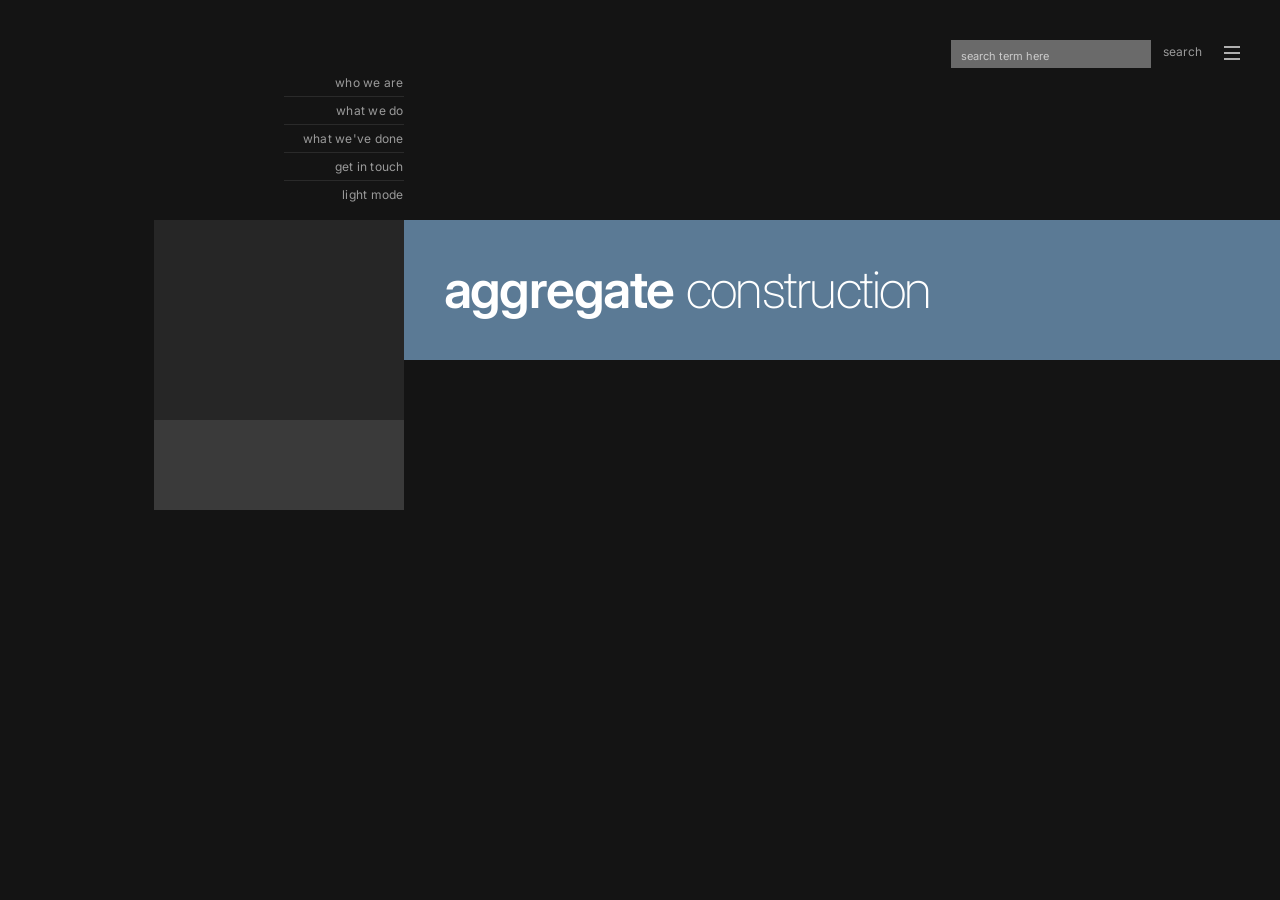
<file: index.html>
<!DOCTYPE html>
<html lang="en">
<head>
    <meta charset="UTF-8">
    <meta name="viewport" content="width=device-width, initial-scale=1.0">
    <title>Aggregate Construction</title>
    <!-- Importing Inter for beautiful, precise font weights -->
    <link href="https://fonts.googleapis.com/css2?family=Inter:wght@200;400;600&display=swap" rel="stylesheet">
    <style>
        /* Base & Reset */
        * {
            box-sizing: border-box;
            margin: 0;
            padding: 0;
        }

        body, html {
            height: 100%;
            font-family: 'Inter', -apple-system, BlinkMacSystemFont, "Segoe UI", Roboto, sans-serif;
            background-color: #ffffff;
            color: #333;
            -webkit-font-smoothing: antialiased;
            -moz-osx-font-smoothing: grayscale;
        }

        /* Afro-Swiss Asymmetrical Grid with Profound Negative Space */
        .container {
            display: grid;
            grid-template-columns: minmax(64px, 12vw) 250px 1fr;
            min-height: 100vh;
        }

        /* --- Left Sidebar Area --- */
        .sidebar {
            grid-column: 2;
            display: flex;
            flex-direction: column;
        }

        .sidebar-top {
            height: 220px; 
            display: flex;
            flex-direction: column;
            justify-content: flex-end;
            padding-bottom: 12px;
            padding-right: 0; 
        }

        .nav-links {
            display: flex;
            flex-direction: column;
            align-items: flex-end;
        }

        .nav-links a {
            text-decoration: none;
            color: #888;
            font-size: 12px;
            font-weight: 400;
            letter-spacing: 0.02em;
            padding: 6px 0;
            border-top: 1px solid #f0f0f0; 
            width: 120px;
            text-align: right;
            transition: color 0.3s ease;
        }

        .nav-links a:first-child { border-top: none; }
        .nav-links a:hover { color: #333; }

        /* Structural Color Blocks */
        .block-light {
            background-color: #e4e5e6;
            width: 100%;
            height: 200px;
        }
        
        .block-dark {
            background-color: #3a3a3a;
            height: 90px;
        }

        /* --- Main Content Area --- */
        .main-content {
            grid-column: 3;
            display: flex;
            flex-direction: column;
        }

        .header {
            height: 220px;
            display: flex;
            justify-content: flex-end;
            padding-top: 40px;
            padding-right: 40px;
        }

        /* Search & Menu Utility */
        .utility-bar {
            display: flex;
            align-items: flex-start;
            gap: 12px;
            position: relative;
            z-index: 200; 
        }

        .search-box {
            background-color: #6a6a6a;
            width: 200px;
            padding: 4px 10px;
        }

        .search-box input {
            background: transparent;
            border: none;
            color: #ffffff;
            font-family: inherit;
            font-size: 11px;
            width: 100%;
            outline: none;
        }

        .search-box input::placeholder { color: #cccccc; }

        .search-label {
            font-size: 12px;
            color: #888;
            margin-top: 4px;
        }

        .hamburger {
            display: flex;
            flex-direction: column;
            gap: 4px;
            margin-top: 6px;
            cursor: pointer;
            margin-left: 10px;
            z-index: 200;
        }

        /* Smooth micro-interactions for the hamburger */
        .hamburger span {
            display: block;
            width: 16px;
            height: 2px;
            background-color: #333;
            transition: transform 0.4s cubic-bezier(0.16, 1, 0.3, 1), opacity 0.4s ease;
        }

        /* Active Hamburger State */
        .hamburger.active span:nth-child(1) { transform: translateY(6px) rotate(45deg); }
        .hamburger.active span:nth-child(2) { opacity: 0; }
        .hamburger.active span:nth-child(3) { transform: translateY(-6px) rotate(-45deg); }

        /* The Slate Blue Banner */
        .banner {
            background-color: #5b7a95;
            height: 140px;
            display: flex;
            align-items: center;
            padding-left: 40px;
        }

        .banner-text {
            font-size: 52px;
            color: #ffffff;
            letter-spacing: -0.03em;
            display: flex;
            gap: 12px;
            line-height: 1;
        }

        .banner-text .bold { font-weight: 600; }
        .banner-text .light { font-weight: 200; }

        /* Hero Image */
        .hero-image {
            flex-grow: 1;
            background-image: url('https://images.unsplash.com/photo-1486406146926-c627a92ad1ab?q=80&w=2070&auto=format&fit=crop');
            background-size: cover;
            background-position: center;
            min-height: 500px;
        }

        /* Mobile Overlay Menu */
        .mobile-menu-overlay {
            position: fixed;
            top: 0;
            left: 0;
            width: 100%;
            height: 100vh;
            background-color: #f8f9fa; 
            z-index: 100;
            display: flex;
            flex-direction: column;
            justify-content: center;
            align-items: center;
            opacity: 0;
            pointer-events: none;
            transition: opacity 0.4s cubic-bezier(0.16, 1, 0.3, 1);
        }

        .mobile-menu-overlay.active {
            opacity: 1;
            pointer-events: auto;
        }

        .mobile-menu-overlay a {
            text-decoration: none;
            color: #333;
            font-size: 32px;
            font-weight: 200;
            letter-spacing: -0.02em;
            margin: 16px 0;
            transition: transform 0.3s ease, color 0.3s ease;
            transform: translateY(20px);
            opacity: 0;
        }

        .mobile-menu-overlay.active a {
            transform: translateY(0);
            opacity: 1;
        }

        .mobile-menu-overlay.active a:nth-child(1) { transition-delay: 0.1s; }
        .mobile-menu-overlay.active a:nth-child(2) { transition-delay: 0.15s; }
        .mobile-menu-overlay.active a:nth-child(3) { transition-delay: 0.2s; }
        .mobile-menu-overlay.active a:nth-child(4) { transition-delay: 0.25s; }
        .mobile-menu-overlay.active a:nth-child(5) { transition-delay: 0.3s; }

        /* Responsive Breakpoint */
        @media (max-width: 900px) {
            .container {
                grid-template-columns: 1fr;
            }
            .sidebar { display: none; }
            .main-content { grid-column: 1; }
            .header {
                height: 120px; 
                padding: 20px;
                justify-content: flex-end;
            }
            .search-box { width: 140px; }
            .banner {
                height: auto;
                padding: 40px 20px;
            }
            .banner-text {
                flex-direction: column;
                gap: 8px; 
                font-size: 46px; 
            }
        }

        /* Hero slideshow */
        .hero-image { position: relative; overflow: hidden; }
        /* While the slideshow runs, the fallback photo is swapped for a plain backdrop, so slides fade
           out to it and in from it. The script removes this class again if there are no slides. */
        .hero-image.has-slides { background-image: none !important; background-color: #ffffff; }
        .slide { position: absolute; inset: 0; display: block; text-decoration: none; background-size: cover; background-position: center; opacity: 0; pointer-events: none; transition: opacity .7s ease; }
        /* Fade out, then fade in: the incoming slide waits for the outgoing one to finish */
        .slide.active { opacity: 1; pointer-events: auto; z-index: 1; transition-delay: var(--fade-delay, .7s); }
        .slide:focus-visible { outline: 2px solid #ffffff; outline-offset: -6px; }
        /* Caption uses the nav-link type: Inter, 400, 12px, .02em. Right-aligned rows split by a hairline, like the links. */
        .slide-caption { position: absolute; right: 0; bottom: 0; max-width: 80%; min-width: 120px; padding: 6px 24px; display: flex; flex-direction: column; background-color: #5b7a95; color: #ffffff; font-family: inherit; font-size: 12px; font-weight: 400; letter-spacing: 0.02em; text-align: right; }
        .slide-title, .slide-location { display: block; padding: 6px 0; }
        .slide-title + .slide-location { border-top: 1px solid rgba(255, 255, 255, 0.3); }
        .slide-dots { position: absolute; left: 40px; bottom: 40px; z-index: 2; display: flex; gap: 8px; filter: drop-shadow(0 0 2px rgba(0, 0, 0, 0.4)); }
        .slide-dot { position: relative; width: 28px; height: 14px; padding: 0; background: none; border: 0; cursor: pointer; }
        .slide-dot::after { content: ''; position: absolute; left: 0; right: 0; top: 6px; height: 2px; background-color: rgba(255, 255, 255, 0.5); transition: background-color .3s ease; }
        .slide-dot:hover::after, .slide-dot.active::after { background-color: #ffffff; }
        .slide-dot:focus-visible { outline: 2px solid #ffffff; outline-offset: 2px; }
        @media (prefers-reduced-motion: reduce) { .slide { transition: none; } }
        @media (max-width: 900px) {
            .slide-dots { left: 20px; bottom: 24px; }
            .slide-caption { padding: 4px 16px; }
        }
    </style>
    <link rel="stylesheet" href="assets/css/theme.css">
    <script src="assets/js/theme.js"></script>
</head>
<body>

    <!-- Wired Universal Mobile Menu Overlay -->
    <nav class="mobile-menu-overlay" id="mobileMenu">
        <a href="who-we-are.html">who we are</a>
        <a href="what-we-do.html">what we do</a>
        <a href="what-weve-done.html">what we've done</a>
        <a href="get-in-touch.html">get in touch</a>
    </nav>

    <div class="container">
        <!-- Left Structural Sidebar -->
        <aside class="sidebar">
            <div class="sidebar-top">
                <nav class="nav-links">
                    <a href="who-we-are.html">who we are</a>
                    <a href="what-we-do.html">what we do</a>
                    <a href="what-weve-done.html">what we've done</a>
                    <a href="get-in-touch.html">get in touch</a>
                </nav>
            </div>
            <!-- Grounding Blocks -->
            <div class="block-light"></div>
            <div class="block-dark"></div>
        </aside>

        <!-- Right Core Content -->
        <main class="main-content">
            <header class="header">
                <div class="utility-bar">
                    <div class="search-box">
                        <input type="text" placeholder="search term here">
                    </div>
                    <span class="search-label">search</span>
                    <div class="hamburger" id="hamburgerToggle">
                        <span></span>
                        <span></span>
                        <span></span>
                    </div>
                </div>
            </header>

            <section class="banner">
                <h1 class="banner-text">
                    <span class="bold">aggregate</span> 
                    <span class="light">construction</span>
                </h1>
            </section>

            <section class="hero-image has-slides" data-sanity="hero"></section>
        </main>
    </div>

    <!-- Navigation Script -->
    <script>
        const hamburger = document.getElementById('hamburgerToggle');
        const mobileMenu = document.getElementById('mobileMenu');
        
        hamburger.addEventListener('click', () => {
            hamburger.classList.toggle('active');
            mobileMenu.classList.toggle('active');
            
            if (mobileMenu.classList.contains('active')) {
                document.body.style.overflow = 'hidden';
            } else {
                document.body.style.overflow = '';
            }
        });
    </script>
    <script src="assets/sanity/sanity.js" defer></script>
</body>
</html>
</file>
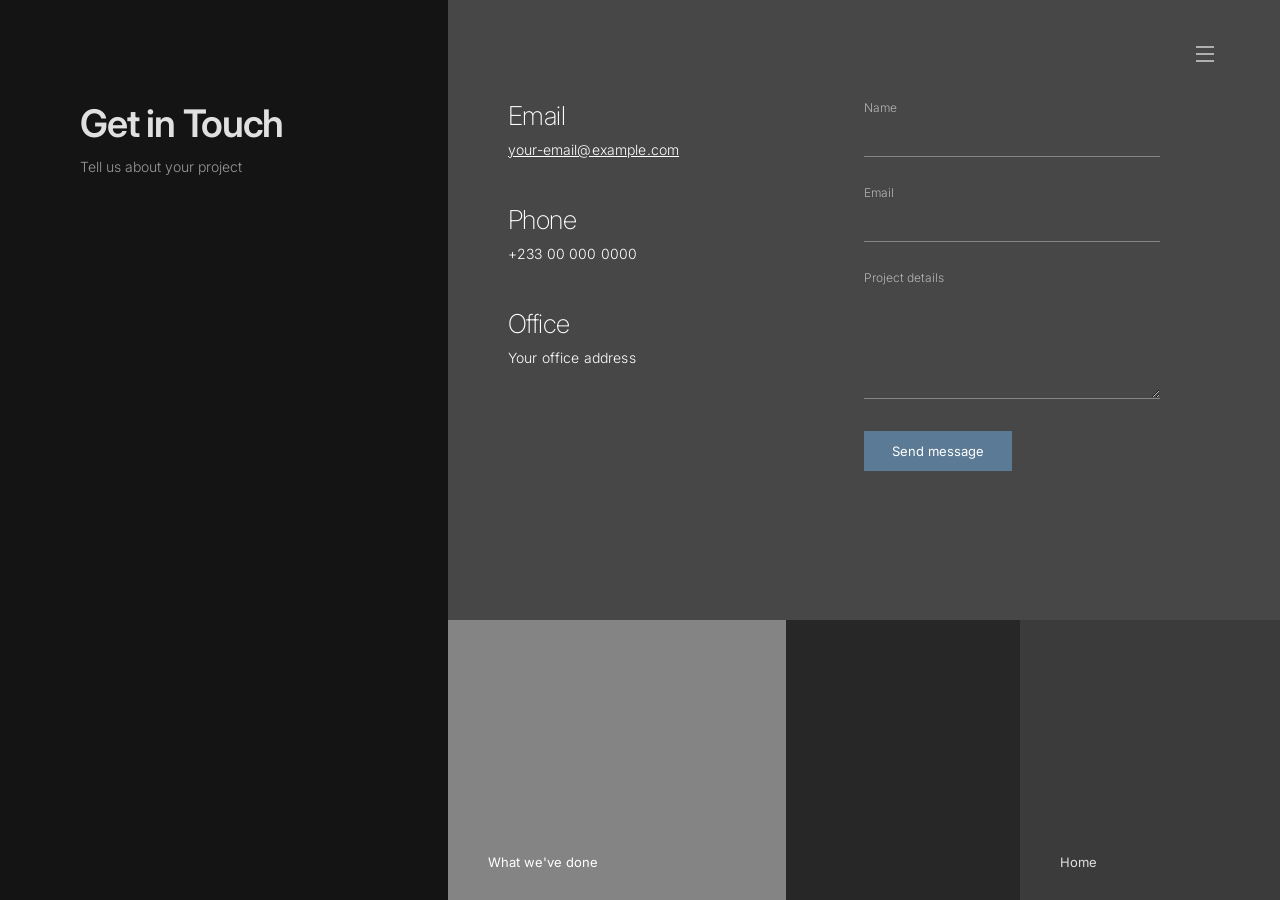
<file: get-in-touch.html>
<!DOCTYPE html>
<html lang="en">
<head>
    <meta charset="UTF-8">
    <meta name="viewport" content="width=device-width, initial-scale=1.0">
    <title>Get in Touch - Aggregate Construction</title>
    <link href="https://fonts.googleapis.com/css2?family=Inter:wght@200;300;400;500;600&display=swap" rel="stylesheet">
    <link rel="stylesheet" href="assets/css/site.css">
    <style>
        .contact-form label { display: block; font-size: 12px; font-weight: 300; color: #b5b5b5; margin-bottom: 4px; }
        .contact-form input, .contact-form textarea {
            width: 100%; background: transparent; border: 0; border-bottom: 1px solid #848484; border-radius: 0;
            color: #fff; font: 300 14px/1.5 'Inter', sans-serif; padding: 8px 0; margin-bottom: 28px; outline: none;
            transition: border-color .3s ease;
        }
        .contact-form textarea { resize: vertical; min-height: 110px; }
        .contact-form input:focus, .contact-form textarea:focus { border-bottom-color: #fff; }
        .contact-form button {
            background: #5b7a95; color: #fff; border: 0; padding: 12px 28px; font: 400 13px 'Inter', sans-serif; cursor: pointer;
            transition: opacity .3s ease;
        }
        .contact-form button:hover { opacity: .85; }
        .contact-form button:focus-visible { outline: 2px solid #fff; outline-offset: 3px; }
        .info-block h2 { font-size: 26px; margin-bottom: 8px; }
        .info-block a { color: #fff; }
    </style>
    <link rel="stylesheet" href="assets/css/theme.css">
    <script src="assets/js/theme.js"></script>
</head>
<body>
    <header class="utility-header">
        <button class="hamburger" id="hamburgerToggle" aria-label="Menu" aria-expanded="false"><span></span><span></span><span></span></button>
    </header>

    <nav class="mobile-menu-overlay" id="mobileMenu">
        <a href="index.html">home</a>
        <a href="who-we-are.html">who we are</a>
        <a href="what-we-do.html">what we do</a>
        <a href="what-weve-done.html">what we've done</a>
        <a href="get-in-touch.html">get in touch</a>
    </nav>

    <div class="layout-grid">
        <aside class="panel-left">
            <h1 class="page-title">Get in Touch</h1>
            <p class="page-sub">Tell us about your project</p>
        </aside>

        <main class="panel-right">
            <div class="text-content-grid">
                <div>
                    <!-- Fallback details, replaced by Site settings in Sanity Studio -->
                    <div class="info-block">
                        <h2>Email</h2>
                        <p data-sanity="email"><a href="mailto:your-email@example.com">your-email@example.com</a></p>
                    </div>
                    <div class="info-block">
                        <h2>Phone</h2>
                        <p data-sanity="phone">+233 00 000 0000</p>
                    </div>
                    <div class="info-block">
                        <h2>Office</h2>
                        <p data-sanity="address">Your office address</p>
                    </div>
                </div>

                <form class="contact-form" id="contactForm">
                    <label for="name">Name</label>
                    <input id="name" name="name" type="text" required autocomplete="name">
                    <label for="email">Email</label>
                    <input id="email" name="email" type="email" required autocomplete="email">
                    <label for="message">Project details</label>
                    <textarea id="message" name="message" required></textarea>
                    <button type="submit">Send message</button>
                </form>
            </div>

            <footer class="structural-footer">
                <a class="block-medium" href="what-weve-done.html">What we've done</a>
                <div class="block-darkest"></div>
                <a class="block-lightest" href="index.html">Home</a>
            </footer>
        </main>
    </div>

    <script src="assets/js/site.js"></script>
    <script>
        // Fallback recipient. Overwritten by the email in Sanity Studio > Site settings.
        // The form opens the visitor's email app with the message filled in (no server needed).
        var SEND_TO = 'your-email@example.com';

        document.getElementById('contactForm').addEventListener('submit', function (e) {
            e.preventDefault();
            var f = e.target;
            var subject = 'Project enquiry from ' + f.name.value;
            var body = f.message.value + '\n\n' + f.name.value + '\n' + f.email.value;
            location.href = 'mailto:' + SEND_TO + '?subject=' + encodeURIComponent(subject) + '&body=' + encodeURIComponent(body);
        });
    </script>
    <script src="assets/sanity/sanity.js" defer></script>
</body>
</html>
</file>
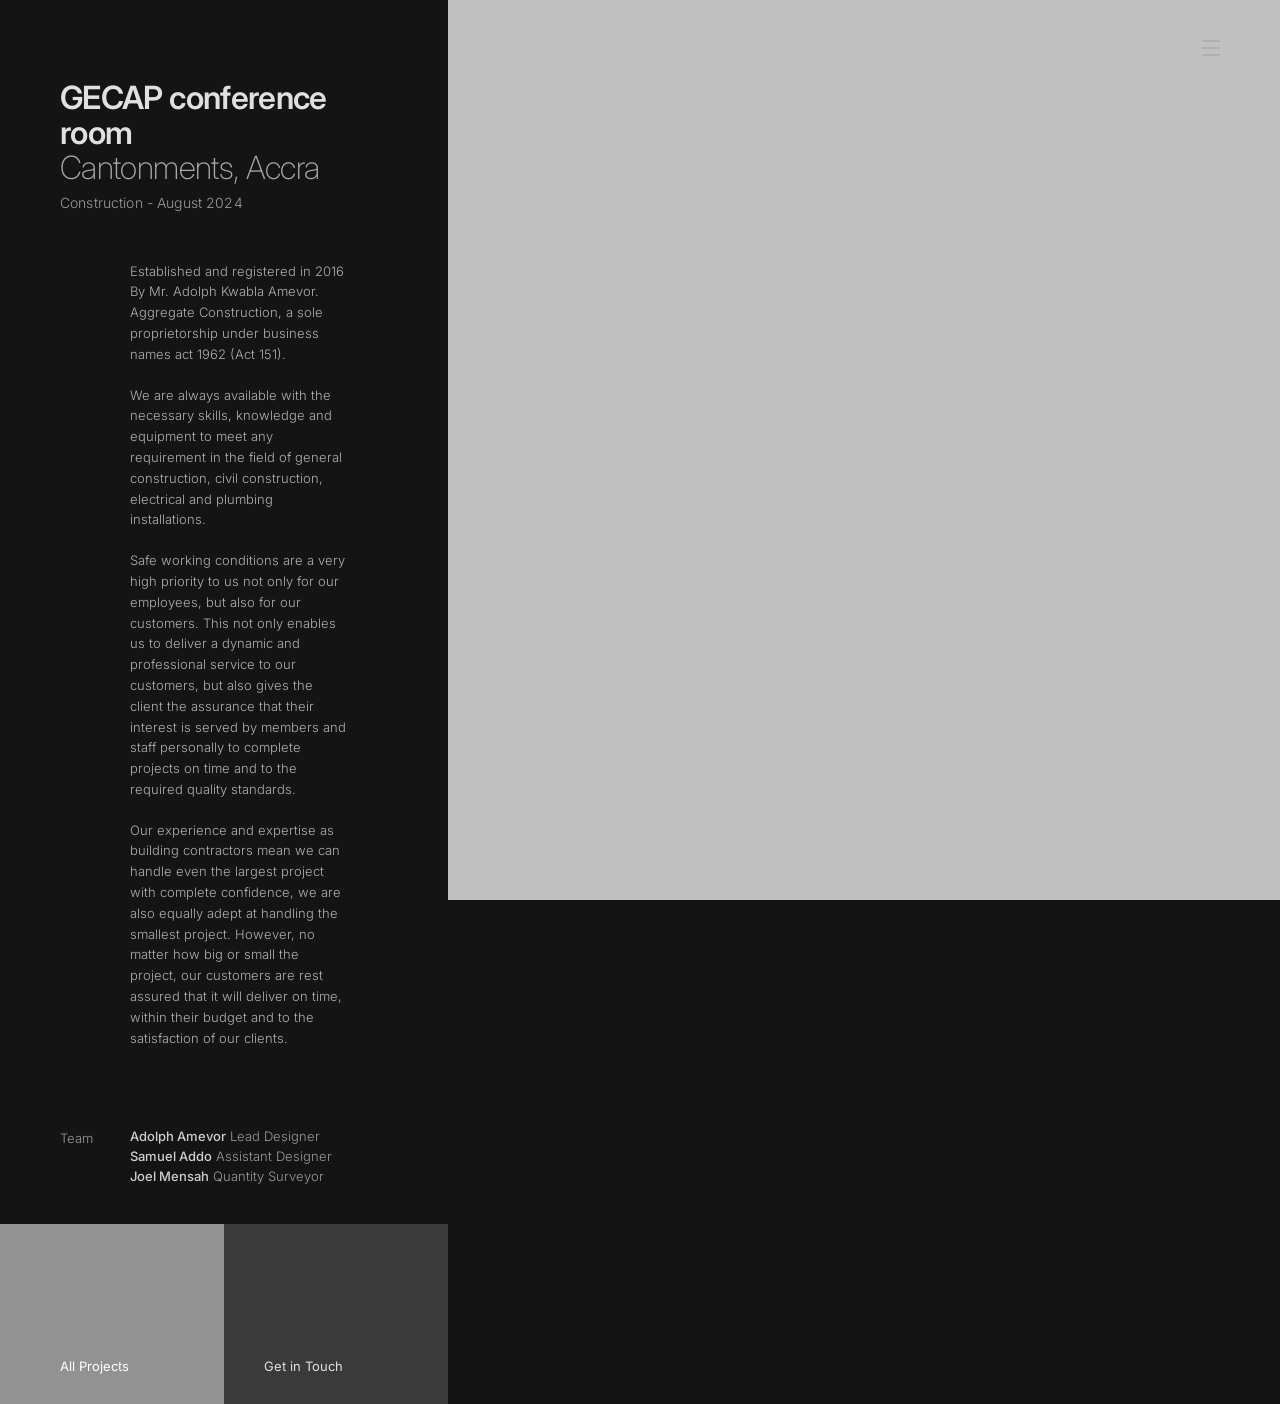
<file: project.html>
<!DOCTYPE html>
<html lang="en">
<head>
    <meta charset="UTF-8">
    <meta name="viewport" content="width=device-width, initial-scale=1.0">
    <title>Project - Aggregate Construction</title>
    <link href="https://fonts.googleapis.com/css2?family=Inter:wght@200;300;400;500;600&display=swap" rel="stylesheet">
    <style>
        * { box-sizing: border-box; margin: 0; padding: 0; }
        body, html {
            min-height: 100vh;
            font-family: 'Inter', -apple-system, BlinkMacSystemFont, "Segoe UI", Roboto, sans-serif;
            background-color: #ffffff;
            -webkit-font-smoothing: antialiased;
            -moz-osx-font-smoothing: grayscale;
        }

        .layout-grid {
            display: grid;
            grid-template-columns: minmax(400px, 35vw) 1fr;
            min-height: 100vh;
            align-items: start; 
        }

        .panel-left {
            background-color: #ffffff;
            display: flex;
            flex-direction: column;
            justify-content: space-between;
            min-height: 100vh;
        }

        .content-wrapper {
            padding: 80px 60px 40px 60px;
            flex-grow: 1;
            display: flex;
            flex-direction: column;
        }

        .project-header { margin-bottom: 50px; }
        .project-header h1 {
            font-size: 32px;
            font-weight: 600;
            color: #636363;
            letter-spacing: -0.02em;
            line-height: 1.1;
        }
        .project-header h2 {
            font-size: 32px;
            font-weight: 200;
            color: #909090;
            letter-spacing: -0.02em;
            margin-bottom: 8px;
            line-height: 1.1;
        }
        .project-header h3 {
            font-size: 14px;
            font-weight: 300;
            color: #9a9a9a;
            letter-spacing: 0.01em;
        }

        .project-details {
            display: grid;
            grid-template-columns: 50px 1fr;
            gap: 20px;
        }
        .details-empty-cell { grid-column: 1; }
        .text-block { grid-column: 2; margin-bottom: 60px; }
        .text-block p {
            font-size: 13px;
            font-weight: 300;
            color: #707070;
            line-height: 1.6;
            margin-bottom: 20px;
            padding-right: 40px; 
        }
        .text-block p:last-child { margin-bottom: 0; }

        .team-label {
            grid-column: 1;
            font-size: 13px;
            font-weight: 300;
            color: #9a9a9a;
            margin-top: 2px;
        }
        .team-members {
            grid-column: 2;
            display: flex;
            flex-direction: column;
            gap: 4px;
        }
        .team-members div { font-size: 13px; color: #555555; }
        .team-members .bold { font-weight: 500; }
        .team-members .light { font-weight: 300; color: #9a9a9a; }

        .project-nav {
            display: grid;
            grid-template-columns: 1fr 1fr;
            height: 180px; 
        }
        .nav-prev, .nav-next {
            display: flex;
            align-items: flex-end;
            padding: 30px 40px; 
            text-decoration: none;
            font-size: 13px;
            font-weight: 400;
            transition: opacity 0.3s ease;
        }
        .nav-prev:hover, .nav-next:hover { opacity: 0.8; }
        .nav-prev {
            background-color: #929292; 
            color: #ffffff;
            padding-left: 60px; 
        }
        .nav-next {
            background-color: #dedad9; 
            color: #636363;
        }

        .panel-right {
            background-color: #c0c0c0; 
            position: sticky;
            top: 0; 
            height: 100vh; 
            background-image: url('https://images.unsplash.com/photo-1600585154340-be6161a56a0c?q=80&w=2070&auto=format&fit=crop'); 
            background-size: cover;
            background-position: center;
            background-blend-mode: multiply;
        }

        .utility-header {
            position: absolute;
            top: 40px;
            right: 60px;
            z-index: 200; /* Forces hamburger over the overlay */
        }

        .hamburger {
            display: flex;
            flex-direction: column;
            gap: 5px;
            cursor: pointer;
        }

        .hamburger span {
            display: block;
            width: 18px;
            height: 2px;
            background-color: #ffffff;
            transition: transform 0.4s cubic-bezier(0.16, 1, 0.3, 1), opacity 0.4s ease, background-color 0.4s ease;
        }
        
        /* Active Hamburger (Inverts to dark so it's visible on white overlay) */
        .hamburger.active span:nth-child(1) { transform: translateY(7px) rotate(45deg); background-color: #333; }
        .hamburger.active span:nth-child(2) { opacity: 0; }
        .hamburger.active span:nth-child(3) { transform: translateY(-7px) rotate(-45deg); background-color: #333; }

        /* Universal Mobile Menu Overlay Injection */
        .mobile-menu-overlay {
            position: fixed;
            top: 0;
            left: 0;
            width: 100%;
            height: 100vh;
            background-color: #f8f9fa; 
            z-index: 100;
            display: flex;
            flex-direction: column;
            justify-content: center;
            align-items: center;
            opacity: 0;
            pointer-events: none;
            transition: opacity 0.4s cubic-bezier(0.16, 1, 0.3, 1);
        }
        .mobile-menu-overlay.active { opacity: 1; pointer-events: auto; }
        .mobile-menu-overlay a {
            text-decoration: none;
            color: #333;
            font-size: 32px;
            font-weight: 200;
            letter-spacing: -0.02em;
            margin: 16px 0;
            transition: transform 0.3s ease, color 0.3s ease;
            transform: translateY(20px);
            opacity: 0;
        }
        .mobile-menu-overlay.active a { transform: translateY(0); opacity: 1; }
        .mobile-menu-overlay.active a:nth-child(1) { transition-delay: 0.1s; }
        .mobile-menu-overlay.active a:nth-child(2) { transition-delay: 0.15s; }
        .mobile-menu-overlay.active a:nth-child(3) { transition-delay: 0.2s; }
        .mobile-menu-overlay.active a:nth-child(4) { transition-delay: 0.25s; }
        .mobile-menu-overlay.active a:nth-child(5) { transition-delay: 0.3s; }

        .spatial-controls {
            position: absolute;
            bottom: 40px;
            right: 60px;
            display: flex;
            gap: 8px;
        }
        .arrow-btn {
            width: 16px;
            height: 24px;
            cursor: pointer;
            transition: transform 0.3s ease;
        }
        .arrow-btn:hover { transform: scale(1.1); }

        @media (max-width: 1024px) {
            .layout-grid { grid-template-columns: 1fr; align-items: stretch; }
            .panel-right { position: relative; height: 50vh; order: -1; }
            .content-wrapper { padding: 40px 30px; }
            .project-details { grid-template-columns: 1fr; gap: 10px; }
            .details-empty-cell { display: none; }
            .text-block { grid-column: 1; }
            .text-block p { padding-right: 0; }
            .team-label { grid-column: 1; margin-top: 20px; font-weight: 500; }
            .team-members { grid-column: 1; }
            .project-nav { height: 120px; }
            .nav-prev { padding-left: 30px; }
        }

        /* Image gallery */
        .pslides { position: absolute; inset: 0; z-index: 0; }
        .pslide { position: absolute; inset: 0; background-color: #c0c0c0; background-blend-mode: multiply; background-size: cover; background-position: center; opacity: 0; transition: opacity .6s ease; }
        .pslide.active { opacity: 1; }
        .spatial-controls { z-index: 2; align-items: center; filter: drop-shadow(0 0 3px rgba(0, 0, 0, 0.45)); }
        .spatial-controls[hidden] { display: none; }
        .counter { color: #ffffff; font-size: 12px; font-weight: 300; letter-spacing: 0.04em; margin-right: 8px; }
        .arrow-wrap { display: flex; background: none; border: 0; padding: 6px; cursor: pointer; }
        .arrow-wrap:focus-visible { outline: 2px solid #ffffff; outline-offset: 2px; }
        @media (prefers-reduced-motion: reduce) { .pslide { transition: none; } }
    </style>
    <link rel="stylesheet" href="assets/css/theme.css">
    <script src="assets/js/theme.js"></script>
</head>
<body>

    <!-- Wired Universal Mobile Menu Overlay -->
    <nav class="mobile-menu-overlay" id="mobileMenu">
        <a href="index.html">home</a>
        <a href="who-we-are.html">who we are</a>
        <a href="what-we-do.html">what we do</a>
        <a href="what-weve-done.html">what we've done</a>
        <a href="get-in-touch.html">get in touch</a>
    </nav>

    <div class="layout-grid">
        <aside class="panel-left">
            <div class="content-wrapper">
                <header class="project-header">
                    <h1 id="p-title">GECAP conference room</h1>
                    <h2 id="p-location">Cantonments, Accra</h2>
                    <h3 id="p-date">Construction - August 2024</h3>
                </header>

                <div class="project-details">
                    <div class="details-empty-cell"></div>
                    
                    <div class="text-block" id="p-body">
                        <p>Established and registered in 2016 By Mr. Adolph Kwabla Amevor. Aggregate Construction, a sole proprietorship under business names act 1962 (Act 151).</p>
                        <p>We are always available with the necessary skills, knowledge and equipment to meet any requirement in the field of general construction, civil construction, electrical and plumbing installations.</p>
                        <p>Safe working conditions are a very high priority to us not only for our employees, but also for our customers. This not only enables us to deliver a dynamic and professional service to our customers, but also gives the client the assurance that their interest is served by members and staff personally to complete projects on time and to the required quality standards.</p>
                        <p>Our experience and expertise as building contractors mean we can handle even the largest project with complete confidence, we are also equally adept at handling the smallest project. However, no matter how big or small the project, our customers are rest assured that it will deliver on time, within their budget and to the satisfaction of our clients.</p>
                    </div>

                    <div class="team-label">Team</div>
                    <div class="team-members" id="p-team">
                        <div><span class="bold">Adolph Amevor</span> <span class="light">Lead Designer</span></div>
                        <div><span class="bold">Samuel Addo</span> <span class="light">Assistant Designer</span></div>
                        <div><span class="bold">Joel Mensah</span> <span class="light">Quantity Surveyor</span></div>
                    </div>
                </div>
            </div>

            <!-- Fully Connected Footer Navigation -->
            <footer class="project-nav">
                <a href="what-weve-done.html" class="nav-prev">All Projects</a>
                <a href="get-in-touch.html" class="nav-next">Get in Touch</a>
            </footer>
        </aside>

        <main class="panel-right" id="p-image">
            <header class="utility-header">
                <!-- ID injected for JS targeting -->
                <div class="hamburger" id="hamburgerToggle">
                    <span></span>
                    <span></span>
                    <span></span>
                </div>
            </header>

            <div class="spatial-controls" hidden>
                <span class="counter" id="pCount"></span>
                <button type="button" class="arrow-wrap" id="pPrev" aria-label="Previous image">
                    <svg class="arrow-btn" viewBox="0 0 16 24" fill="none" xmlns="http://www.w3.org/2000/svg" aria-hidden="true">
                        <polygon points="14,2 2,12 14,22" stroke="#ffffff" stroke-width="1.5" stroke-linejoin="round"/>
                    </svg>
                </button>
                <button type="button" class="arrow-wrap" id="pNext" aria-label="Next image">
                    <svg class="arrow-btn" viewBox="0 0 16 24" fill="none" xmlns="http://www.w3.org/2000/svg" aria-hidden="true">
                        <polygon points="2,2 14,12 2,22" stroke="#ffffff" stroke-width="1.5" stroke-linejoin="round"/>
                    </svg>
                </button>
            </div>
        </main>
    </div>

    <!-- Navigation Script -->
    <script>
        const hamburger = document.getElementById('hamburgerToggle');
        const mobileMenu = document.getElementById('mobileMenu');
        
        hamburger.addEventListener('click', () => {
            hamburger.classList.toggle('active');
            mobileMenu.classList.toggle('active');
            
            if (mobileMenu.classList.contains('active')) {
                document.body.style.overflow = 'hidden';
            } else {
                document.body.style.overflow = '';
            }
        });
    </script>
    <script src="assets/sanity/sanity.js" defer></script>
</body>
</html>
</file>
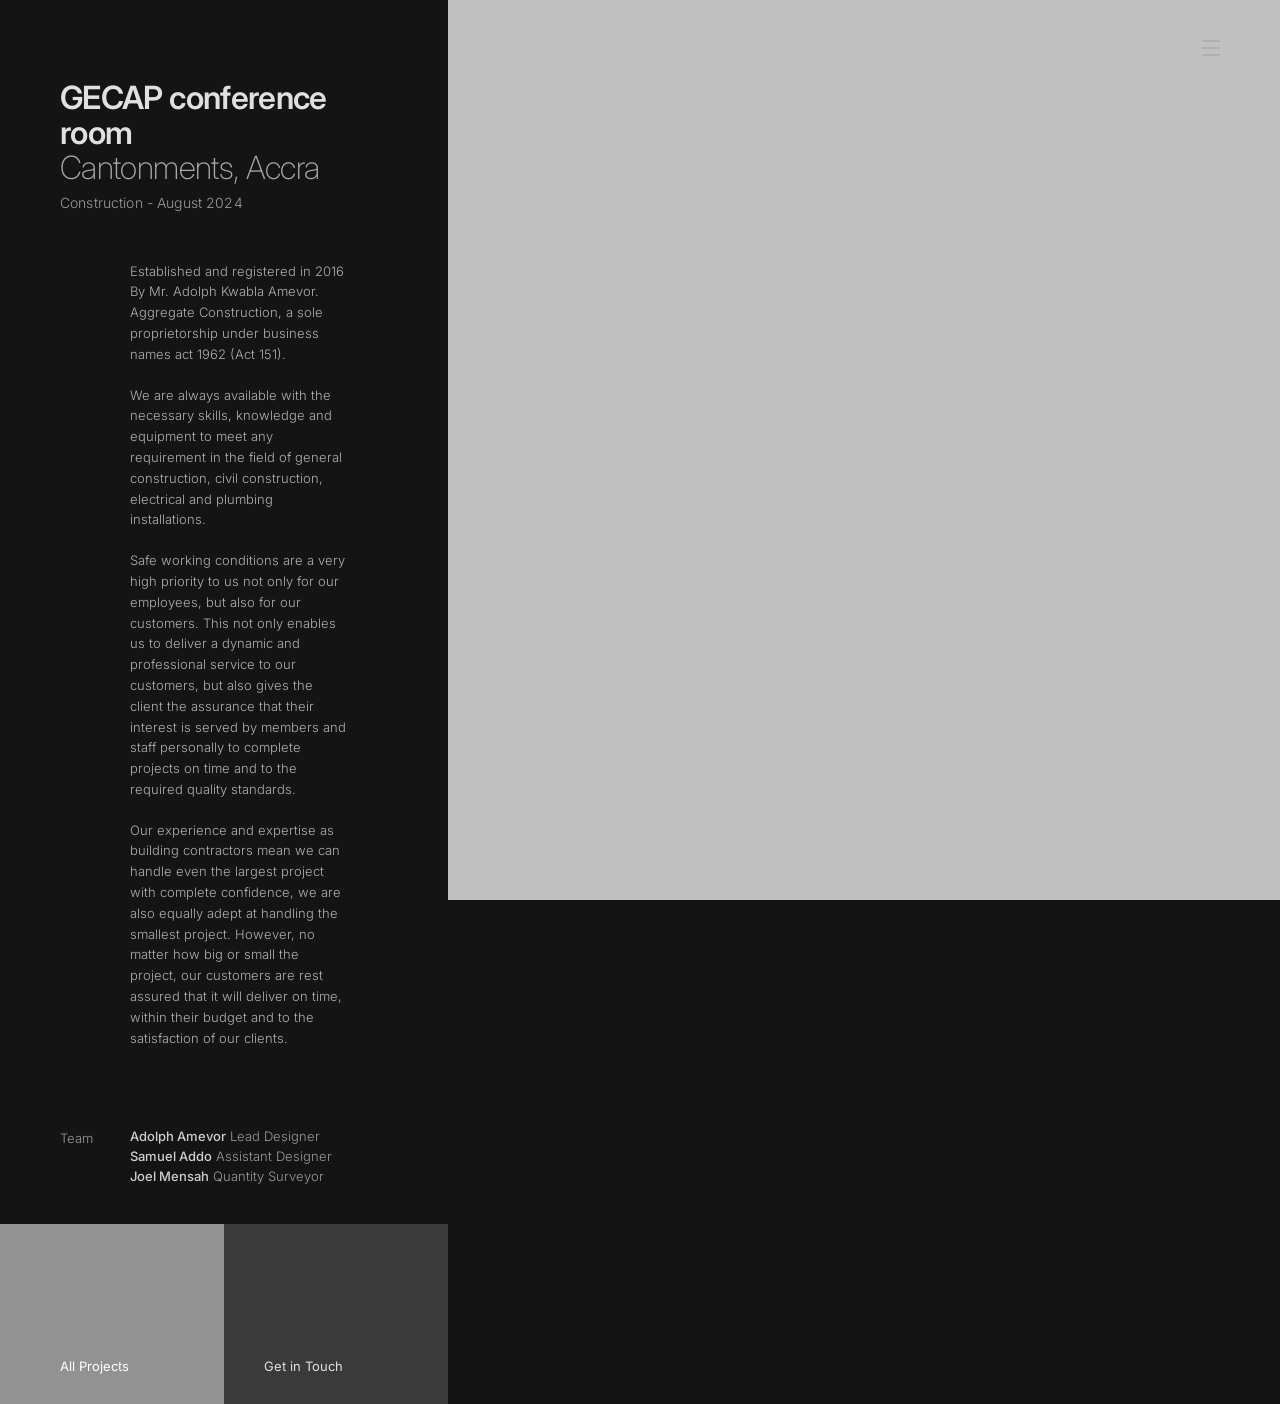
<file: what-we-do-GECAP-conference-room.html>
<!DOCTYPE html>
<html lang="en">
<head>
    <meta charset="UTF-8">
    <meta name="viewport" content="width=device-width, initial-scale=1.0">
    <title>GECAP conference room - Aggregate Construction</title>
    <!-- Old address of this project page. Sends visitors to the live, Sanity-driven project page. -->
    <meta http-equiv="refresh" content="0; url=project.html?slug=gecap">
    <link rel="canonical" href="project.html?slug=gecap">
    <script>location.replace('project.html?slug=gecap');</script>
</head>
<body>
    <p><a href="project.html?slug=gecap">Go to the GECAP conference room project</a></p>
</body>
</html>
</file>
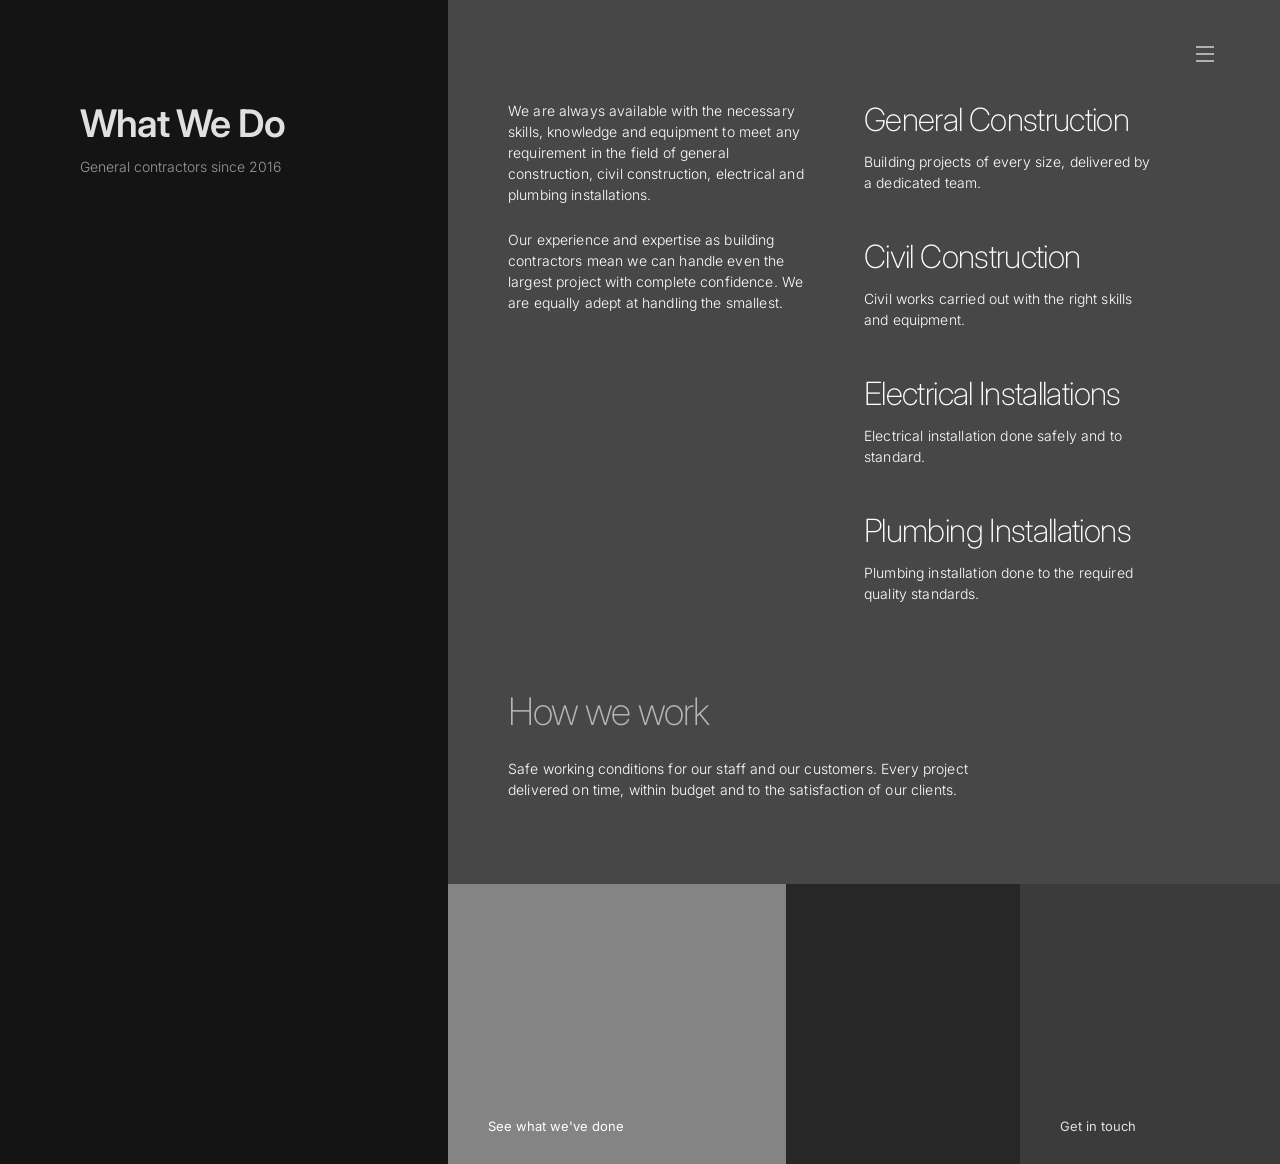
<file: what-we-do.html>
<!DOCTYPE html>
<html lang="en">
<head>
    <meta charset="UTF-8">
    <meta name="viewport" content="width=device-width, initial-scale=1.0">
    <title>What We Do - Aggregate Construction</title>
    <link href="https://fonts.googleapis.com/css2?family=Inter:wght@200;300;400;500;600&display=swap" rel="stylesheet">
    <link rel="stylesheet" href="assets/css/site.css">
    <link rel="stylesheet" href="assets/css/theme.css">
    <script src="assets/js/theme.js"></script>
</head>
<body>
    <header class="utility-header">
        <button class="hamburger" id="hamburgerToggle" aria-label="Menu" aria-expanded="false"><span></span><span></span><span></span></button>
    </header>

    <nav class="mobile-menu-overlay" id="mobileMenu">
        <a href="index.html">home</a>
        <a href="who-we-are.html">who we are</a>
        <a href="what-we-do.html">what we do</a>
        <a href="what-weve-done.html">what we've done</a>
        <a href="get-in-touch.html">get in touch</a>
    </nav>

    <div class="layout-grid">
        <aside class="panel-left">
            <h1 class="page-title">What We Do</h1>
            <p class="page-sub">General contractors since 2016</p>
        </aside>

        <main class="panel-right">
            <div class="text-content-grid">
                <div>
                    <p>We are always available with the necessary skills, knowledge and equipment to meet any requirement in the field of general construction, civil construction, electrical and plumbing installations.</p>
                    <p>Our experience and expertise as building contractors mean we can handle even the largest project with complete confidence. We are equally adept at handling the smallest.</p>
                </div>
                <div data-sanity="services">
                    <div class="info-block">
                        <h2>General Construction</h2>
                        <p>Building projects of every size, delivered by a dedicated team.</p>
                    </div>
                    <div class="info-block">
                        <h2>Civil Construction</h2>
                        <p>Civil works carried out with the right skills and equipment.</p>
                    </div>
                    <div class="info-block">
                        <h2>Electrical Installations</h2>
                        <p>Electrical installation done safely and to standard.</p>
                    </div>
                    <div class="info-block">
                        <h2>Plumbing Installations</h2>
                        <p>Plumbing installation done to the required quality standards.</p>
                    </div>
                </div>
            </div>

            <h2 class="section-anchor">How we work</h2>
            <p class="closing">Safe working conditions for our staff and our customers. Every project delivered on time, within budget and to the satisfaction of our clients.</p>

            <footer class="structural-footer">
                <a class="block-medium" href="what-weve-done.html">See what we've done</a>
                <div class="block-darkest"></div>
                <a class="block-lightest" href="get-in-touch.html">Get in touch</a>
            </footer>
        </main>
    </div>

    <script src="assets/js/site.js"></script>
    <script src="assets/sanity/sanity.js" defer></script>
</body>
</html>
</file>
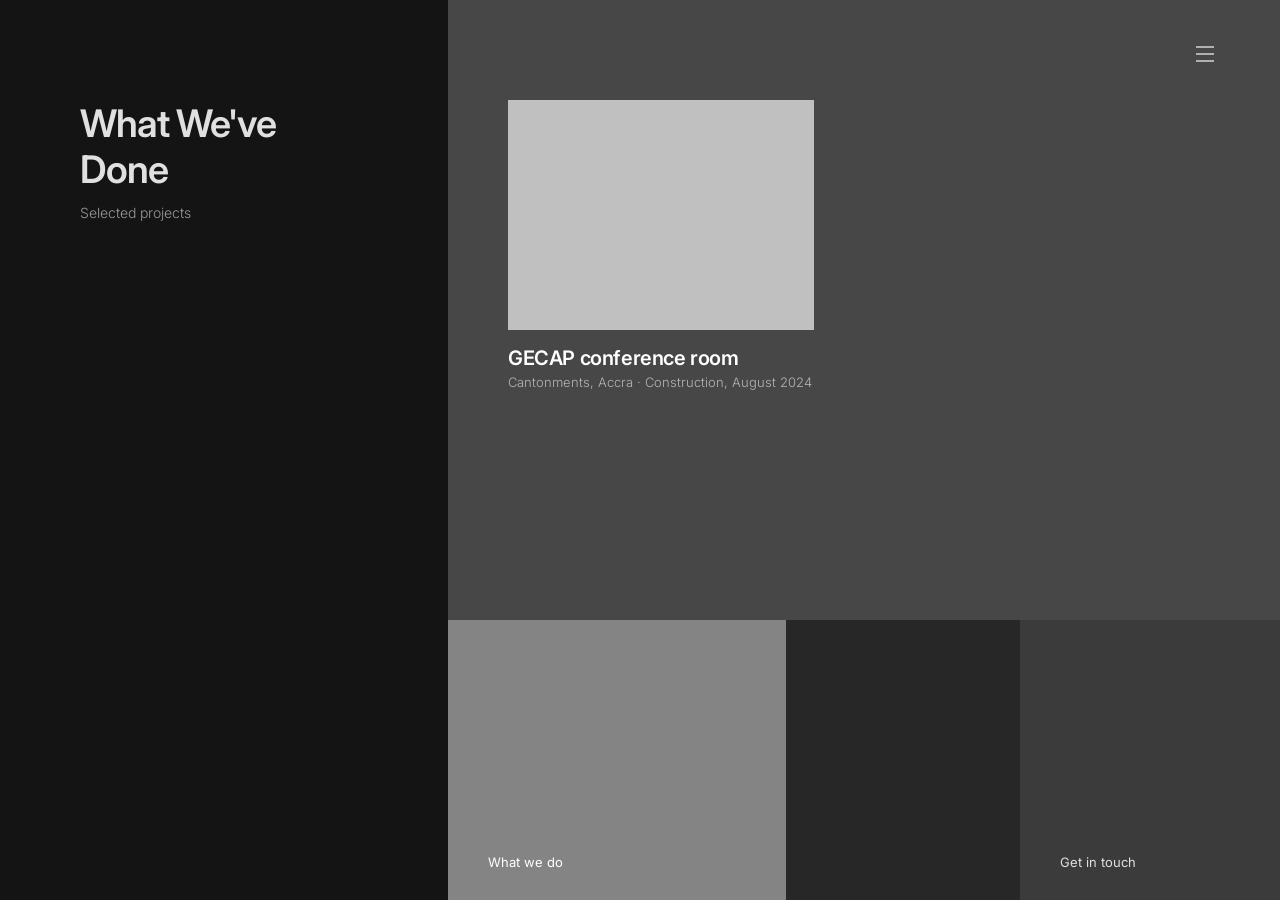
<file: what-weve-done.html>
<!DOCTYPE html>
<html lang="en">
<head>
    <meta charset="UTF-8">
    <meta name="viewport" content="width=device-width, initial-scale=1.0">
    <title>What We've Done - Aggregate Construction</title>
    <link href="https://fonts.googleapis.com/css2?family=Inter:wght@200;300;400;500;600&display=swap" rel="stylesheet">
    <link rel="stylesheet" href="assets/css/site.css">
    <style>
        .projects {
            display: grid;
            grid-template-columns: repeat(auto-fill, minmax(260px, 1fr));
            gap: 40px;
            align-content: start;
            padding: 0 120px 60px 60px;
            flex-grow: 1;
        }
        .card { display: block; text-decoration: none; color: #fff; }
        .card .img {
            aspect-ratio: 4 / 3;
            background: #c0c0c0 url('https://images.unsplash.com/photo-1600585154340-be6161a56a0c?q=80&w=1200&auto=format&fit=crop') center / cover;
            margin-bottom: 16px;
            transition: opacity .3s ease;
        }
        .card:hover .img { opacity: .85; }
        .card:focus-visible { outline: 2px solid #fff; outline-offset: 6px; }
        .card h2 { font-size: 20px; font-weight: 600; letter-spacing: -.02em; }
        .card p { font-size: 13px; font-weight: 300; color: #b5b5b5; margin-top: 4px; }
        @media (max-width: 1024px) { .projects { padding: 0 30px 50px; } }
    </style>
    <link rel="stylesheet" href="assets/css/theme.css">
    <script src="assets/js/theme.js"></script>
</head>
<body>
    <header class="utility-header">
        <button class="hamburger" id="hamburgerToggle" aria-label="Menu" aria-expanded="false"><span></span><span></span><span></span></button>
    </header>

    <nav class="mobile-menu-overlay" id="mobileMenu">
        <a href="index.html">home</a>
        <a href="who-we-are.html">who we are</a>
        <a href="what-we-do.html">what we do</a>
        <a href="what-weve-done.html">what we've done</a>
        <a href="get-in-touch.html">get in touch</a>
    </nav>

    <div class="layout-grid">
        <aside class="panel-left">
            <h1 class="page-title">What We've Done</h1>
            <p class="page-sub">Selected projects</p>
        </aside>

        <main class="panel-right">
            <!-- To add a project: copy one <a class="card"> block, change the link, title, place/date and image -->
            <div class="projects" data-sanity="projects">
                <a class="card" href="project.html?slug=gecap">
                    <div class="img"></div>
                    <h2>GECAP conference room</h2>
                    <p>Cantonments, Accra &middot; Construction, August 2024</p>
                </a>
            </div>

            <footer class="structural-footer">
                <a class="block-medium" href="what-we-do.html">What we do</a>
                <div class="block-darkest"></div>
                <a class="block-lightest" href="get-in-touch.html">Get in touch</a>
            </footer>
        </main>
    </div>

    <script src="assets/js/site.js"></script>
    <script src="assets/sanity/sanity.js" defer></script>
</body>
</html>
</file>
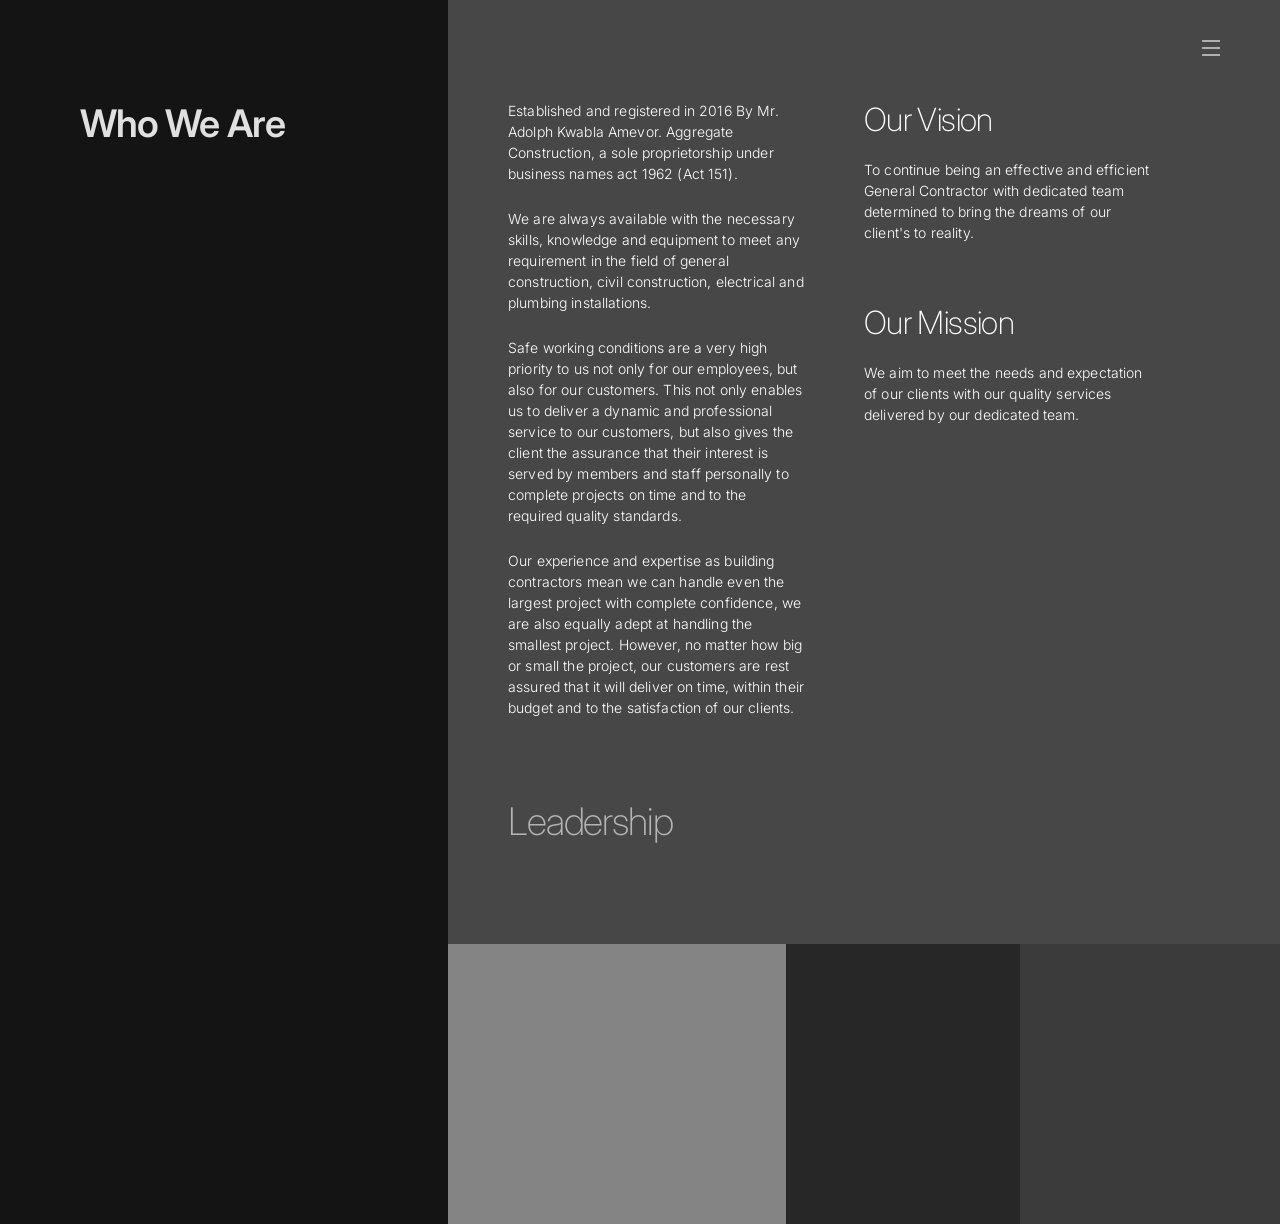
<file: who-we-are.html>
<!DOCTYPE html>
<html lang="en">
<head>
    <meta charset="UTF-8">
    <meta name="viewport" content="width=device-width, initial-scale=1.0">
    <title>Who We Are - Aggregate Construction</title>
    <link href="https://fonts.googleapis.com/css2?family=Inter:wght@200;300;400;600&display=swap" rel="stylesheet">
    <style>
        * { box-sizing: border-box; margin: 0; padding: 0; }
        body, html {
            height: 100%;
            font-family: 'Inter', -apple-system, BlinkMacSystemFont, "Segoe UI", Roboto, sans-serif;
            background-color: #ffffff;
            -webkit-font-smoothing: antialiased;
            -moz-osx-font-smoothing: grayscale;
            position: relative; /* Context for absolute utility header */
        }

        .layout-grid {
            display: grid;
            grid-template-columns: 35vw 1fr; 
            min-height: 100vh;
        }

        .panel-left {
            background-color: #ffffff;
            display: flex;
            flex-direction: column;
            justify-content: flex-start; /* Title stays at the top */
            padding: 100px 80px; 
        }
        .page-title {
            font-size: 38px;
            font-weight: 600;
            color: #707070;
            letter-spacing: -0.03em;
        }

        /* Shifted Leadership Anchor */
        .section-anchor {
            font-size: 38px;
            font-weight: 200; 
            color: #b5b5b5; /* Will inherit white via CSS override when moved to the dark panel */
            letter-spacing: -0.03em;
            margin-top: 40px; /* Space it below the mission statement */
            grid-column: 1 / -1; /* Spans both columns if in a grid */
            padding-left: 60px; /* Aligns with the left text column */
            padding-bottom: 40px;
        }

        .panel-right {
            background-color: #484747; 
            position: relative;
            display: flex;
            flex-direction: column;
            padding-top: 100px; /* Replaces the space previously taken by the in-flow utility header */
        }

        /* Extracted Utility Header pinned to the viewport */
        .utility-header {
            position: absolute;
            top: 40px;
            right: 60px;
            z-index: 200; 
        }

        .hamburger {
            display: flex;
            flex-direction: column;
            gap: 5px;
            cursor: pointer;
        }

        .hamburger span {
            display: block;
            width: 18px;
            height: 2px;
            background-color: #ffffff;
            transition: transform 0.4s cubic-bezier(0.16, 1, 0.3, 1), opacity 0.4s ease, background-color 0.4s ease;
        }

        /* Active Hamburger (Inverts to dark so it's visible on white overlay) */
        .hamburger.active span:nth-child(1) { transform: translateY(7px) rotate(45deg); background-color: #333; }
        .hamburger.active span:nth-child(2) { opacity: 0; }
        .hamburger.active span:nth-child(3) { transform: translateY(-7px) rotate(-45deg); background-color: #333; }

        /* Universal Mobile Menu Overlay Injection */
        .mobile-menu-overlay {
            position: fixed;
            top: 0;
            left: 0;
            width: 100%;
            height: 100vh;
            background-color: #f8f9fa; 
            z-index: 100;
            display: flex;
            flex-direction: column;
            justify-content: center;
            align-items: center;
            opacity: 0;
            pointer-events: none;
            transition: opacity 0.4s cubic-bezier(0.16, 1, 0.3, 1);
        }
        .mobile-menu-overlay.active { opacity: 1; pointer-events: auto; }
        .mobile-menu-overlay a {
            text-decoration: none;
            color: #333;
            font-size: 32px;
            font-weight: 200;
            letter-spacing: -0.02em;
            margin: 16px 0;
            transition: transform 0.3s ease, color 0.3s ease;
            transform: translateY(20px);
            opacity: 0;
        }
        .mobile-menu-overlay.active a { transform: translateY(0); opacity: 1; }
        .mobile-menu-overlay.active a:nth-child(1) { transition-delay: 0.1s; }
        .mobile-menu-overlay.active a:nth-child(2) { transition-delay: 0.15s; }
        .mobile-menu-overlay.active a:nth-child(3) { transition-delay: 0.2s; }
        .mobile-menu-overlay.active a:nth-child(4) { transition-delay: 0.25s; }
        .mobile-menu-overlay.active a:nth-child(5) { transition-delay: 0.3s; }

        .text-content-grid {
            display: grid;
            grid-template-columns: 1fr 1fr;
            gap: 60px;
            padding: 0 120px 40px 60px;
            flex-grow: 1;
        }
        .text-column-main p {
            color: #ffffff;
            font-size: 14px;
            font-weight: 300;
            line-height: 1.5;
            margin-bottom: 24px;
            letter-spacing: 0.01em;
        }
        .text-column-main p:last-child { margin-bottom: 0; }
        
        .vision-mission-block { margin-bottom: 60px; }
        .vision-mission-block h2 {
            color: #ffffff;
            font-size: 32px;
            font-weight: 200;
            letter-spacing: -0.02em;
            margin-bottom: 20px;
        }
        .vision-mission-block p {
            color: #ffffff;
            font-size: 14px;
            font-weight: 300;
            line-height: 1.5;
            letter-spacing: 0.01em;
        }

        .structural-footer {
            display: grid;
            grid-template-columns: 1.3fr 0.9fr 1fr; 
            height: 280px; 
        }
        .block-medium { background-color: #848484; }
        .block-darkest { background-color: #272727; }
        .block-lightest { background-color: #c6c6c6; }

        @media (max-width: 1024px) {
            .layout-grid { grid-template-columns: 1fr; }
            
            /* Responsive Hamburger adjustments */
            .utility-header {
                position: fixed; /* Fix to top right corner on scroll */
                top: 20px;
                right: 20px;
                padding: 0;
                /* Invert hamburger color if it's over the white section. 
                   We achieve this by setting it to grey by default on mobile. */
            }
            .hamburger span { background-color: #707070; } 
            
            .panel-left { padding: 40px 30px; height: auto; }
            .panel-right { padding-top: 60px; }
            .text-content-grid { grid-template-columns: 1fr; padding: 0 30px 40px 30px; gap: 40px; }
            
            .section-anchor {
                padding-left: 30px;
            }
            
            .structural-footer { height: 150px; }
        }

        .leaders { display: grid; gap: 28px; padding: 0 120px 60px 60px; }
        .leader { display: flex; gap: 20px; align-items: flex-start; }
        .leader img { width: 96px; height: 96px; object-fit: cover; flex-shrink: 0; }
        .leader h3 { color: #fff; font-size: 16px; font-weight: 600; letter-spacing: -0.01em; }
        .leader span { display: block; color: #b5b5b5; font-size: 13px; font-weight: 300; margin-top: 2px; }
        .leader p { color: #fff; font-size: 14px; font-weight: 300; line-height: 1.5; margin-top: 10px; max-width: 520px; }
        @media (max-width: 1024px) { .leaders { padding: 0 30px 40px; } }
    </style>
    <link rel="stylesheet" href="assets/css/theme.css">
    <script src="assets/js/theme.js"></script>
</head>
<body>

    <!-- Extracted Utility Header pinned to Viewport -->
    <header class="utility-header">
        <div class="hamburger" id="hamburgerToggle">
            <span></span>
            <span></span>
            <span></span>
        </div>
    </header>

    <!-- Wired Universal Mobile Menu Overlay -->
    <nav class="mobile-menu-overlay" id="mobileMenu">
        <a href="index.html">home</a>
        <a href="who-we-are.html">who we are</a>
        <a href="what-we-do.html">what we do</a>
        <a href="what-weve-done.html">what we've done</a>
        <a href="get-in-touch.html">get in touch</a>
    </nav>

    <div class="layout-grid">
        <aside class="panel-left">
            <h1 class="page-title">Who We Are</h1>
        </aside>

        <main class="panel-right">
            <div class="text-content-grid">
                <div class="text-column-main" data-sanity="about-intro">
                    <p>Established and registered in 2016 By Mr. Adolph Kwabla Amevor. Aggregate Construction, a sole proprietorship under business names act 1962 (Act 151).</p>
                    <p>We are always available with the necessary skills, knowledge and equipment to meet any requirement in the field of general construction, civil construction, electrical and plumbing installations.</p>
                    <p>Safe working conditions are a very high priority to us not only for our employees, but also for our customers. This not only enables us to deliver a dynamic and professional service to our customers, but also gives the client the assurance that their interest is served by members and staff personally to complete projects on time and to the required quality standards.</p>
                    <p>Our experience and expertise as building contractors mean we can handle even the largest project with complete confidence, we are also equally adept at handling the smallest project. However, no matter how big or small the project, our customers are rest assured that it will deliver on time, within their budget and to the satisfaction of our clients.</p>
                </div>
                <div class="text-column-secondary">
                    <div class="vision-mission-block">
                        <h2>Our Vision</h2>
                        <p data-sanity="about-vision">To continue being an effective and efficient General Contractor with dedicated team determined to bring the dreams of our client's to reality.</p>
                    </div>
                    <div class="vision-mission-block">
                        <h2>Our Mission</h2>
                        <p data-sanity="about-mission">We aim to meet the needs and expectation of our clients with our quality services delivered by our dedicated team.</p>
                    </div>
                </div>
            </div>
            
            <!-- Leadership moved below mission and above footer blocks -->
            <h2 class="section-anchor">Leadership</h2>
            <div class="leaders" data-sanity="leaders"></div>

            <footer class="structural-footer">
                <div class="block-medium"></div>
                <div class="block-darkest"></div>
                <div class="block-lightest"></div>
            </footer>
        </main>
    </div>

    <!-- Navigation Script -->
    <script>
        const hamburger = document.getElementById('hamburgerToggle');
        const mobileMenu = document.getElementById('mobileMenu');
        
        hamburger.addEventListener('click', () => {
            hamburger.classList.toggle('active');
            mobileMenu.classList.toggle('active');
            
            if (mobileMenu.classList.contains('active')) {
                document.body.style.overflow = 'hidden';
            } else {
                document.body.style.overflow = '';
            }
        });
    </script>
    <script src="assets/sanity/sanity.js" defer></script>
</body>
</html>
</file>
<file: assets/css/theme.css>
/* Theme toggle (both modes) */
.theme-toggle { font-family: 'Inter', -apple-system, BlinkMacSystemFont, "Segoe UI", Roboto, sans-serif; background: none; border: 0; cursor: pointer; color: #888; transition: color .3s ease; }
.theme-toggle:hover { color: #333; }
.theme-toggle:focus-visible { outline: 2px solid #5b7a95; outline-offset: 4px; }
.mobile-menu-overlay .theme-toggle { margin-top: 28px; font-size: 14px; font-weight: 400; letter-spacing: .02em; }
.nav-links .theme-toggle { width: 120px; padding: 6px 0; border-top: 1px solid #f0f0f0; text-align: right; font-size: 12px; font-weight: 400; letter-spacing: .02em; }

/* Dark mode. The dark content panels (#484747) and the slate banner already suit it and are left alone. */
html[data-theme="dark"] { color-scheme: dark; }
html[data-theme="dark"], html[data-theme="dark"] body { background-color: #141414; color: #ddd; }
html[data-theme="dark"] .panel-left { background-color: #141414; }

/* Titles and body text on the (formerly white) panels */
html[data-theme="dark"] .page-title, html[data-theme="dark"] .project-header h1 { color: #e0e0e0; }
html[data-theme="dark"] .project-header h2 { color: #a8a8a8; }
html[data-theme="dark"] .text-block p { color: #b0b0b0; }
html[data-theme="dark"] .team-members div { color: #cfcfcf; }

/* Structural blocks */
html[data-theme="dark"] .nav-next { background-color: #3a3a3a; color: #e0e0e0; }
html[data-theme="dark"] .block-lightest { background-color: #3b3b3b; color: #e0e0e0; }
html[data-theme="dark"] .block-light { background-color: #262626; }

/* Home sidebar */
html[data-theme="dark"] .nav-links a, html[data-theme="dark"] .theme-toggle, html[data-theme="dark"] .search-label { color: #9a9a9a; }
html[data-theme="dark"] .nav-links a, html[data-theme="dark"] .nav-links .theme-toggle { border-top-color: #2a2a2a; }
html[data-theme="dark"] .nav-links a:hover, html[data-theme="dark"] .theme-toggle:hover { color: #fff; }

/* Menu overlay and hamburger */
html[data-theme="dark"] .mobile-menu-overlay { background-color: #141414; }
html[data-theme="dark"] .mobile-menu-overlay a { color: #e6e6e6; }
html[data-theme="dark"] .mobile-menu-overlay a:hover, html[data-theme="dark"] .mobile-menu-overlay a.current { color: #8fb0cc; }
html[data-theme="dark"] .hamburger span { background-color: #b0b0b0; }
html[data-theme="dark"] .hamburger.active span { background-color: #fff; }

/* Home slideshow backdrop that slides fade through */
html[data-theme="dark"] .hero-image.has-slides { background-color: #141414; }
</file>
<file: assets/css/site.css>
* { box-sizing: border-box; margin: 0; padding: 0; }
html, body {
    min-height: 100%;
    font-family: 'Inter', -apple-system, BlinkMacSystemFont, "Segoe UI", Roboto, sans-serif;
    background: #fff;
    -webkit-font-smoothing: antialiased;
    -moz-osx-font-smoothing: grayscale;
}
body { position: relative; }

/* Menu */
.utility-header { position: absolute; top: 40px; right: 60px; z-index: 200; }
.hamburger { display: flex; flex-direction: column; gap: 5px; cursor: pointer; background: none; border: 0; padding: 6px; }
.hamburger:focus-visible { outline: 2px solid #5b7a95; outline-offset: 4px; }
.hamburger span {
    display: block; width: 18px; height: 2px; background: #fff;
    transition: transform .4s cubic-bezier(.16,1,.3,1), opacity .4s ease, background-color .4s ease;
}
.hamburger.active span:nth-child(1) { transform: translateY(7px) rotate(45deg); background: #333; }
.hamburger.active span:nth-child(2) { opacity: 0; }
.hamburger.active span:nth-child(3) { transform: translateY(-7px) rotate(-45deg); background: #333; }

.mobile-menu-overlay {
    position: fixed; inset: 0; background: #f8f9fa; z-index: 100;
    display: flex; flex-direction: column; justify-content: center; align-items: center;
    opacity: 0; pointer-events: none; transition: opacity .4s cubic-bezier(.16,1,.3,1);
}
.mobile-menu-overlay.active { opacity: 1; pointer-events: auto; }
.mobile-menu-overlay a {
    text-decoration: none; color: #333; font-size: 32px; font-weight: 200; letter-spacing: -.02em;
    margin: 16px 0; transform: translateY(20px); opacity: 0; transition: transform .3s ease, color .3s ease;
}
.mobile-menu-overlay a:hover, .mobile-menu-overlay a.current { color: #5b7a95; }
.mobile-menu-overlay.active a { transform: none; opacity: 1; }
.mobile-menu-overlay.active a:nth-child(1) { transition-delay: .1s; }
.mobile-menu-overlay.active a:nth-child(2) { transition-delay: .15s; }
.mobile-menu-overlay.active a:nth-child(3) { transition-delay: .2s; }
.mobile-menu-overlay.active a:nth-child(4) { transition-delay: .25s; }
.mobile-menu-overlay.active a:nth-child(5) { transition-delay: .3s; }

/* Page shell: white title panel + dark content panel */
.layout-grid { display: grid; grid-template-columns: 35vw 1fr; min-height: 100vh; }
.panel-left { padding: 100px 80px; }
.page-title { font-size: 38px; font-weight: 600; color: #707070; letter-spacing: -.03em; }
.page-sub { font-size: 14px; font-weight: 300; color: #9a9a9a; margin-top: 12px; }
.panel-right { background: #484747; display: flex; flex-direction: column; padding-top: 100px; }

.text-content-grid { display: grid; grid-template-columns: 1fr 1fr; gap: 60px; padding: 0 120px 40px 60px; flex-grow: 1; }
.text-content-grid p, .closing {
    color: #fff; font-size: 14px; font-weight: 300; line-height: 1.5; letter-spacing: .01em; margin-bottom: 24px;
}
.info-block { margin-bottom: 44px; }
.info-block h2 { color: #fff; font-size: 32px; font-weight: 200; letter-spacing: -.02em; margin-bottom: 12px; }
.info-block p { margin-bottom: 0; }

.section-anchor { font-size: 38px; font-weight: 200; color: #b5b5b5; letter-spacing: -.03em; padding: 0 60px 24px; }
.closing { padding: 0 120px 60px 60px; max-width: 640px; }

.structural-footer { display: grid; grid-template-columns: 1.3fr .9fr 1fr; height: 280px; }
.structural-footer > * { display: flex; align-items: flex-end; padding: 30px 40px; font-size: 13px; text-decoration: none; }
.structural-footer a { transition: opacity .3s ease; }
.structural-footer a:hover { opacity: .85; }
.structural-footer a:focus-visible { outline: 2px solid #fff; outline-offset: -6px; }
.block-medium { background: #848484; color: #fff; }
.block-darkest { background: #272727; color: #fff; }
.block-lightest { background: #c6c6c6; color: #636363; }

@media (max-width: 1024px) {
    .layout-grid { grid-template-columns: 1fr; }
    .utility-header { position: fixed; top: 20px; right: 20px; }
    .hamburger span { background: #707070; }
    .panel-left { padding: 40px 30px; }
    .panel-right { padding-top: 60px; }
    .text-content-grid { grid-template-columns: 1fr; padding: 0 30px 40px; gap: 40px; }
    .section-anchor { padding-left: 30px; }
    .closing { padding: 0 30px 50px; }
    .structural-footer { height: 150px; }
    .structural-footer > * { padding: 20px; }
}
@media (prefers-reduced-motion: reduce) { * { transition: none !important; } }
</file>
